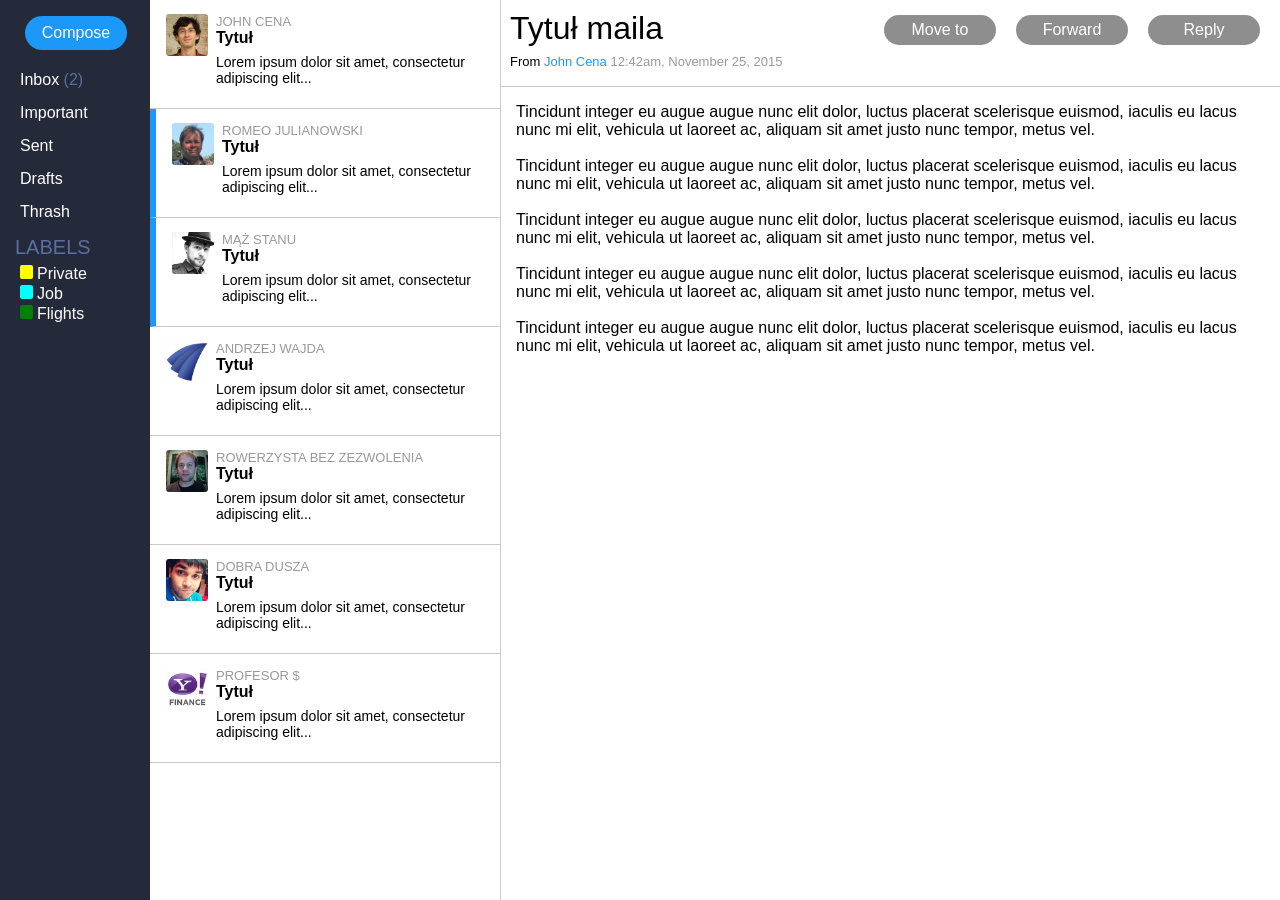
<file: index.html>
﻿<!DOCTYPE html>
<html>
<head>
    <meta content="text/html; charset=UTF-8">
    <meta charset="utf-8">
    <meta name="viewport" content="width=device-width, initial-scale=1">
    <title>Mailbox</title>
    <link rel="stylesheet" href="./style.css">
</head>
<body>
    <div id="menu_toggle">Menu</div>
    <div class="menu">
        <div class="compose">Compose</div>
        <ul>
            <li class="menu_element">Inbox <span class="numer">(2)</span></li>
            <li class="menu_element">Important</li>
            <li class="menu_element">Sent</li>
            <li class="menu_element">Drafts</li>
            <li class="menu_element">Thrash</li>
        </ul>
        <div id="labels">LABELS</div>
        <ul>
            <li><div class="labels_element"><div class="labels_kwadraty" id="kw1"></div>Private</div><div class="clear"></div></li>
            <li><div class="labels_element"><div class="labels_kwadraty" id="kw2"></div>Job</div><div class="clear"></div></li>
            <li><div class="labels_element"><div class="labels_kwadraty" id="kw3"></div>Flights</div><div class="clear"></div></li>
        </ul>
    </div>
    <div class="lista">
        <div class="mail">
            <div class="avatar">
                <img class="avatar_img" src="img/a1.jpg" />
            </div>
            <div class="nazwisko">John Cena</div>
            <div class="tytul">Tytuł</div>
            <div class="zajawka">Lorem ipsum dolor sit amet, consectetur adipiscing elit...</div>


        </div>
        <div class="mail_new">
            <div class="avatar">
                <img class="avatar_img" src="img/p1.png" />
            </div>
            <div class="nazwisko">Romeo Julianowski</div>
            <div class="tytul">Tytuł</div>
            <div class="zajawka">Lorem ipsum dolor sit amet, consectetur adipiscing elit...</div>


        </div>
        <div class="mail_new">
            <div class="avatar">
                <img class="avatar_img" src="img/p2.png" />
            </div>
            <div class="nazwisko">Mąż Stanu</div>
            <div class="tytul">Tytuł</div>
            <div class="zajawka">Lorem ipsum dolor sit amet, consectetur adipiscing elit...</div>


        </div>
        <div class="mail">
            <div class="avatar">
                <img class="avatar_img" src="img/p3.png" />
            </div>
            <div class="nazwisko">Andrzej Wajda</div>
            <div class="tytul">Tytuł</div>
            <div class="zajawka">Lorem ipsum dolor sit amet, consectetur adipiscing elit...</div>


        </div>
        <div class="mail">
            <div class="avatar">
                <img class="avatar_img" src="img/p4.png" />
            </div>
            <div class="nazwisko">Rowerzysta Bez Zezwolenia</div>
            <div class="tytul">Tytuł</div>
            <div class="zajawka">Lorem ipsum dolor sit amet, consectetur adipiscing elit...</div>


        </div>
        <div class="mail">
            <div class="avatar">
                <img class="avatar_img" src="img/p5.png" />
            </div>
            <div class="nazwisko">Dobra Dusza</div>
            <div class="tytul">Tytuł</div>
            <div class="zajawka">Lorem ipsum dolor sit amet, consectetur adipiscing elit...</div>


        </div>
        <div class="mail">
            <div class="avatar">
                <img class="avatar_img" src="img/yfinance.png" />
            </div>
            <div class="nazwisko">Profesor $</div>
            <div class="tytul">Tytuł</div>
            <div class="zajawka">Lorem ipsum dolor sit amet, consectetur adipiscing elit...</div>


        </div>

    </div>
    <div class="content">
        <div class="content_top">
            <div class="guziki">Reply</div>
            <div class="guziki">Forward</div>
            <div class="guziki">Move to</div>
            <div class="content_title">Tytuł maila</div>
            <div class="info">From <a href="#">John Cena </a><span class="data">12:42am, November 25, 2015</span> </div>



        </div>
        <div class="content_bot">
            Tincidunt integer eu augue augue nunc elit dolor, luctus placerat scelerisque euismod, iaculis eu lacus nunc mi elit, vehicula ut laoreet ac, aliquam sit amet justo nunc tempor, metus vel.
            <br /><br />
            Tincidunt integer eu augue augue nunc elit dolor, luctus placerat scelerisque euismod, iaculis eu lacus nunc mi elit, vehicula ut laoreet ac, aliquam sit amet justo nunc tempor, metus vel.
            <br /><br />
            Tincidunt integer eu augue augue nunc elit dolor, luctus placerat scelerisque euismod, iaculis eu lacus nunc mi elit, vehicula ut laoreet ac, aliquam sit amet justo nunc tempor, metus vel.
            <br /><br />
            Tincidunt integer eu augue augue nunc elit dolor, luctus placerat scelerisque euismod, iaculis eu lacus nunc mi elit, vehicula ut laoreet ac, aliquam sit amet justo nunc tempor, metus vel.
            <br /><br />
            Tincidunt integer eu augue augue nunc elit dolor, luctus placerat scelerisque euismod, iaculis eu lacus nunc mi elit, vehicula ut laoreet ac, aliquam sit amet justo nunc tempor, metus vel.
        </div>
    </div>
    <div class="clear"></div>
</body>
</html>
</file>
<file: style.css>
﻿* {

	margin: 0;
	padding: 0;
}
a
{
    text-decoration: none;
    color: #1b98f8;
}
body
{
    font-family: Arial,sans-serif;
    overflow-x: auto;
    overflow-y: auto;
    margin: 0;
    padding: 0;
}
#menu_toggle
{
    display: none;
}
.menu
{
    width: 150px;
    float: left;
    height: 100vh;
    min-height: 109px;
    background-color: #252a3a;
    
    overflow-y: hidden;

}
.compose
{
    background-color: #1B98F8;
    padding: 8px 16px;
    margin: 16px 25px;
    font-size: 16px;
    border-radius: 20px;
    text-align: center;
    color: white;
    cursor: pointer;
    width: 70px;

}
.compose:hover
{
    background-color: white;
    color: #1B98F8;
    
}
.menu_element
{
    text-align: left;
    list-style: none;
    color: white;
    cursor: pointer;
    padding-left: 20px;
    padding-bottom: 10px;
    padding-top: 5px;
    display: block;
}
.numer
{
    color: #5a6e9f;
}
.menu_element:hover
{
    background-color: #893737;
}
#labels
{
    color: #5a6e9f;
    font-size: 20px;
    padding: 5px;
    margin-left: 10px;
}
.labels_kwadraty
{
    background-color: white;
    width: 13px;
    height: 14px;
    float: left;
    border-radius:2px;
    margin-right: 4px;  
}
#kw1
{
    background-color: yellow;
}
#kw2
{
    background-color: aqua;
    clear: both;
}
#kw3
{
    background-color: green;
    clear: both;
    margin-bottom: 20px;
}
.labels_element
{
    text-align: left;
    list-style: none;
    color: white;
    padding-left: 20px;
    padding-bottom: 1px;
    padding-top: 1px;
    cursor: pointer;
    display: block;
    float: left;
}
.clear
{
    clear: both;
}
.lista
{
    width: 350px;
    height: 100vh;
    border-right: 1px solid #d0c8c8;
    float: left;
    overflow-y: scroll;
}
.mail
{
    padding: 14px 16px;
    height: 80px;
    border-bottom: 1px solid #d0c8c8;
    display: block;
}
.mail:hover
{
    background-color: #eee;
}

.avatar_img
{
 width: 42px;
 height: 42px;
 display: inline-block;
 border-radius: 3px;
 margin-right: 8px;
 float: left;
}
.nazwisko
{
    text-transform: uppercase;
    font-size: 13px;
    color: #999;
}
.tytul
{
    font-size: 16px;
    color: black;
    font-weight: 700;
}
.zajawka
{
    font-size: 14px;
    color: black;
    margin: 7px 0;
    padding-left: 50px;
}
.mail_new
{
    padding: 14px 16px;
    height: 80px;
    border-bottom: 1px solid #d0c8c8;
    border-left: 6px solid #1B98F8;
    display: block;
}
.mail_new:hover
{
    background-color: #eee;
}
.content
{
    height: 100vh;
    float: left;
    position: absolute;
    margin-left: 500px;
    max-width: 3000px;  
    min-width: 500px;
}
.content_top
{
    height: auto;
    border-bottom: 1px solid #d0c8c8;  
    padding: 10px;
}
.content_title
{
    color: black;
    font-size: 32px;
}
.info
{
    font-size: 13px;
    margin: 7px 0;
}
.guziki
{
    background-color:#8f8e8e;
    padding: 6px 26px;
    font-size: 16px;
    border-radius: 20px;
    text-align: center;
    color: white;
    cursor: pointer;
    float: right;
    min-width: 60px;
    margin: 5px 10px;

}
.guziki:hover 
    {
        background-color: #494949;
  
    }
.data
{
    color: #999;
}
.content_bot
{
    font-size: 16px;
    margin: 16px;
}


/*Telefony*/

@media screen and (max-width: 639px) {
body
{
    overflow-x: auto;
}
.menu
{
    width: 100%;
    display: none;
    height: auto;
}
.compose
{
    margin-left: 40%;   
}
.lista
{
    width: 100%;
    clear: both;
}
.content
{
    clear: both;
    margin-left: 0;
    position: relative;
    min-width: 100px;
}


#menu_toggle {
        display: block;
        color: #1B98F8;
        padding: 5px 10px;
        text-align: right;
        background-color: #252a3a;
    }
    #menu_toggle:hover ~ .menu, .menu:hover {
        display: block;
    }
}
/* tablet */
@media screen and (min-width: 640px) and (max-width: 959px){
body
{
    overflow: hidden;
}

.menu
{
    height: 100vh;
    overflow-y: auto;
}
.lista
{
    width: 85%;
    height: 35%;
    margin-right: 0;
    overflow-y: auto;
    margin-left: 150px;
    position: absolute;
    border-bottom: 1px solid gray;

}
.mail
{
    height: 50px;
}
.mail_new
{
    height: 50px;
}
.content
{
    position: absolute;
    height: 65%;
    margin-left: 150px;
    margin-top: 18.4%;
    width: auto;
    overflow-y: auto; 
}

}
</file>
